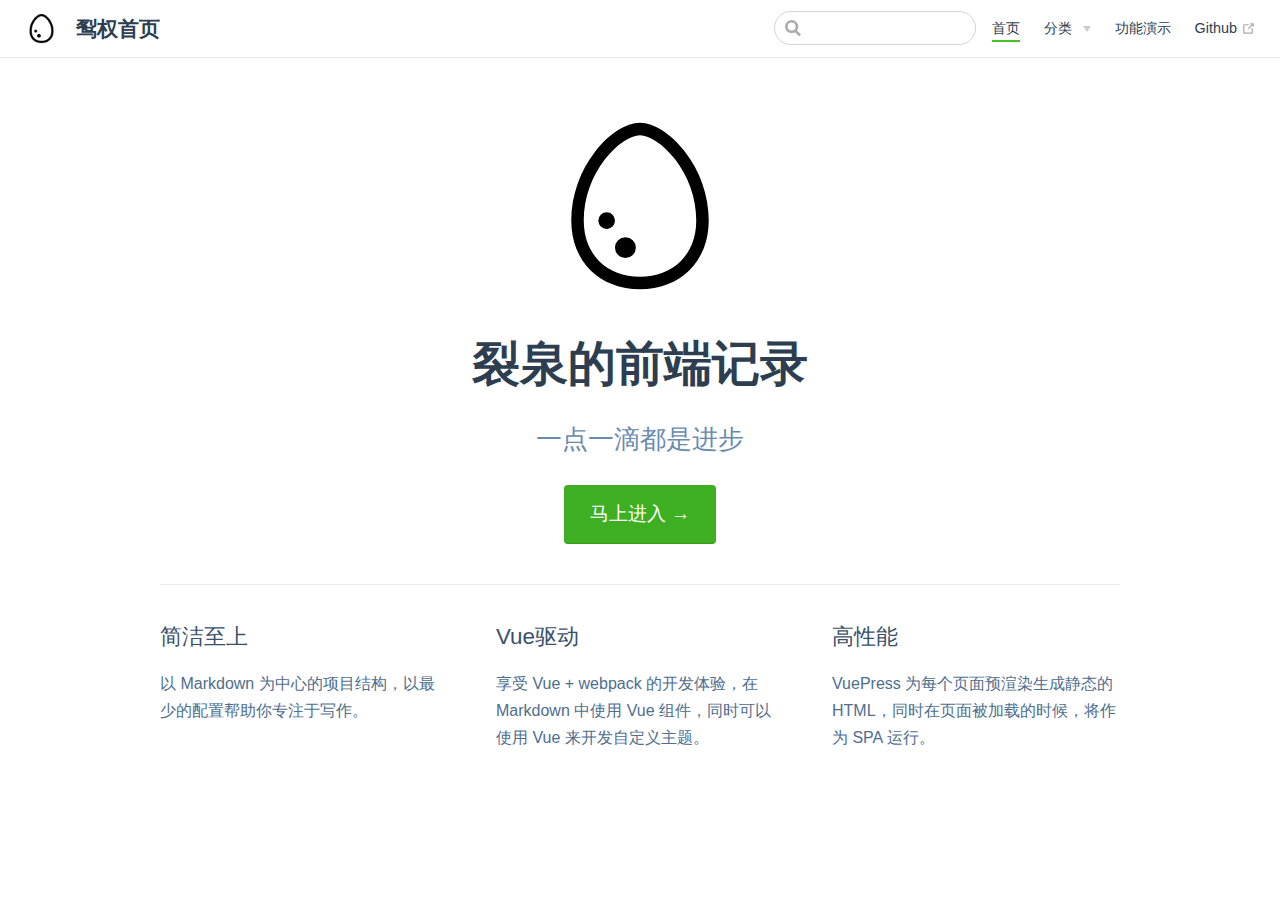
<file: index.html>
<!DOCTYPE html>
<html lang="en-US">
  <head>
    <meta charset="utf-8">
    <meta name="viewport" content="width=device-width,initial-scale=1">
    <title>䴕权首页</title>
    <meta name="description" content="䴕权的前端记录">
    <link rel="icon" href="/egg.png">
    
    <link rel="preload" href="/assets/css/0.styles.dd0c19d9.css" as="style"><link rel="preload" href="/assets/js/app.e4a793dc.js" as="script"><link rel="preload" href="/assets/js/2.f28633d7.js" as="script"><link rel="preload" href="/assets/js/5.93b96bdc.js" as="script"><link rel="prefetch" href="/assets/js/10.5625ad46.js"><link rel="prefetch" href="/assets/js/11.e07399c2.js"><link rel="prefetch" href="/assets/js/3.010411ef.js"><link rel="prefetch" href="/assets/js/4.9eed5240.js"><link rel="prefetch" href="/assets/js/6.1b89dfb3.js"><link rel="prefetch" href="/assets/js/7.51bad4e4.js"><link rel="prefetch" href="/assets/js/8.162f26fe.js"><link rel="prefetch" href="/assets/js/9.ee217317.js">
    <link rel="stylesheet" href="/assets/css/0.styles.dd0c19d9.css">
  </head>
  <body>
    <div id="app" data-server-rendered="true"><div class="theme-container no-sidebar"><header class="navbar"><div class="sidebar-button"><svg xmlns="http://www.w3.org/2000/svg" aria-hidden="true" role="img" viewBox="0 0 448 512" class="icon"><path fill="currentColor" d="M436 124H12c-6.627 0-12-5.373-12-12V80c0-6.627 5.373-12 12-12h424c6.627 0 12 5.373 12 12v32c0 6.627-5.373 12-12 12zm0 160H12c-6.627 0-12-5.373-12-12v-32c0-6.627 5.373-12 12-12h424c6.627 0 12 5.373 12 12v32c0 6.627-5.373 12-12 12zm0 160H12c-6.627 0-12-5.373-12-12v-32c0-6.627 5.373-12 12-12h424c6.627 0 12 5.373 12 12v32c0 6.627-5.373 12-12 12z"></path></svg></div> <a href="/" class="home-link router-link-exact-active router-link-active"><img src="/egg.png" alt="䴕权首页" class="logo"> <span class="site-name can-hide">䴕权首页</span></a> <div class="links"><div class="search-box"><input aria-label="Search" autocomplete="off" spellcheck="false" value=""> <!----></div> <nav class="nav-links can-hide"><div class="nav-item"><a href="/" class="nav-link router-link-exact-active router-link-active">首页</a></div><div class="nav-item"><div class="dropdown-wrapper"><button type="button" aria-label="分类" class="dropdown-title"><span class="title">分类</span> <span class="arrow right"></span></button> <ul class="nav-dropdown" style="display:none;"><li class="dropdown-item"><!----> <a href="/pages/folder1/test1.html" class="nav-link">文章</a></li><li class="dropdown-item"><!----> <a href="/pages/folder2/test4.html" class="nav-link">琐碎</a></li></ul></div></div><div class="nav-item"><a href="/pages/folder1/test3.html" class="nav-link">功能演示</a></div><div class="nav-item"><a href="https://github.com" target="_blank" rel="noopener noreferrer" class="nav-link external">
  Github
  <svg xmlns="http://www.w3.org/2000/svg" aria-hidden="true" x="0px" y="0px" viewBox="0 0 100 100" width="15" height="15" class="icon outbound"><path fill="currentColor" d="M18.8,85.1h56l0,0c2.2,0,4-1.8,4-4v-32h-8v28h-48v-48h28v-8h-32l0,0c-2.2,0-4,1.8-4,4v56C14.8,83.3,16.6,85.1,18.8,85.1z"></path> <polygon fill="currentColor" points="45.7,48.7 51.3,54.3 77.2,28.5 77.2,37.2 85.2,37.2 85.2,14.9 62.8,14.9 62.8,22.9 71.5,22.9"></polygon></svg></a></div> <!----></nav></div></header> <div class="sidebar-mask"></div> <aside class="sidebar"><nav class="nav-links"><div class="nav-item"><a href="/" class="nav-link router-link-exact-active router-link-active">首页</a></div><div class="nav-item"><div class="dropdown-wrapper"><button type="button" aria-label="分类" class="dropdown-title"><span class="title">分类</span> <span class="arrow right"></span></button> <ul class="nav-dropdown" style="display:none;"><li class="dropdown-item"><!----> <a href="/pages/folder1/test1.html" class="nav-link">文章</a></li><li class="dropdown-item"><!----> <a href="/pages/folder2/test4.html" class="nav-link">琐碎</a></li></ul></div></div><div class="nav-item"><a href="/pages/folder1/test3.html" class="nav-link">功能演示</a></div><div class="nav-item"><a href="https://github.com" target="_blank" rel="noopener noreferrer" class="nav-link external">
  Github
  <svg xmlns="http://www.w3.org/2000/svg" aria-hidden="true" x="0px" y="0px" viewBox="0 0 100 100" width="15" height="15" class="icon outbound"><path fill="currentColor" d="M18.8,85.1h56l0,0c2.2,0,4-1.8,4-4v-32h-8v28h-48v-48h28v-8h-32l0,0c-2.2,0-4,1.8-4,4v56C14.8,83.3,16.6,85.1,18.8,85.1z"></path> <polygon fill="currentColor" points="45.7,48.7 51.3,54.3 77.2,28.5 77.2,37.2 85.2,37.2 85.2,14.9 62.8,14.9 62.8,22.9 71.5,22.9"></polygon></svg></a></div> <!----></nav>  <!----> </aside> <main aria-labelledby="main-title" class="home"><header class="hero"><img src="/egg.png" alt="hero"> <h1 id="main-title">裂泉的前端记录</h1> <p class="description">
      一点一滴都是进步
    </p> <p class="action"><a href="/pages/folder1/test1.html" class="nav-link action-button">马上进入 →</a></p></header> <div class="features"><div class="feature"><h2>简洁至上</h2> <p>以 Markdown 为中心的项目结构，以最少的配置帮助你专注于写作。</p></div><div class="feature"><h2>Vue驱动</h2> <p>享受 Vue + webpack 的开发体验，在 Markdown 中使用 Vue 组件，同时可以使用 Vue 来开发自定义主题。</p></div><div class="feature"><h2>高性能</h2> <p>VuePress 为每个页面预渲染生成静态的 HTML，同时在页面被加载的时候，将作为 SPA 运行。</p></div></div> <div class="theme-default-content custom content__default"></div> <!----></main></div><div class="global-ui"></div></div>
    <script src="/assets/js/app.e4a793dc.js" defer></script><script src="/assets/js/2.f28633d7.js" defer></script><script src="/assets/js/5.93b96bdc.js" defer></script>
  </body>
</html>
</file>
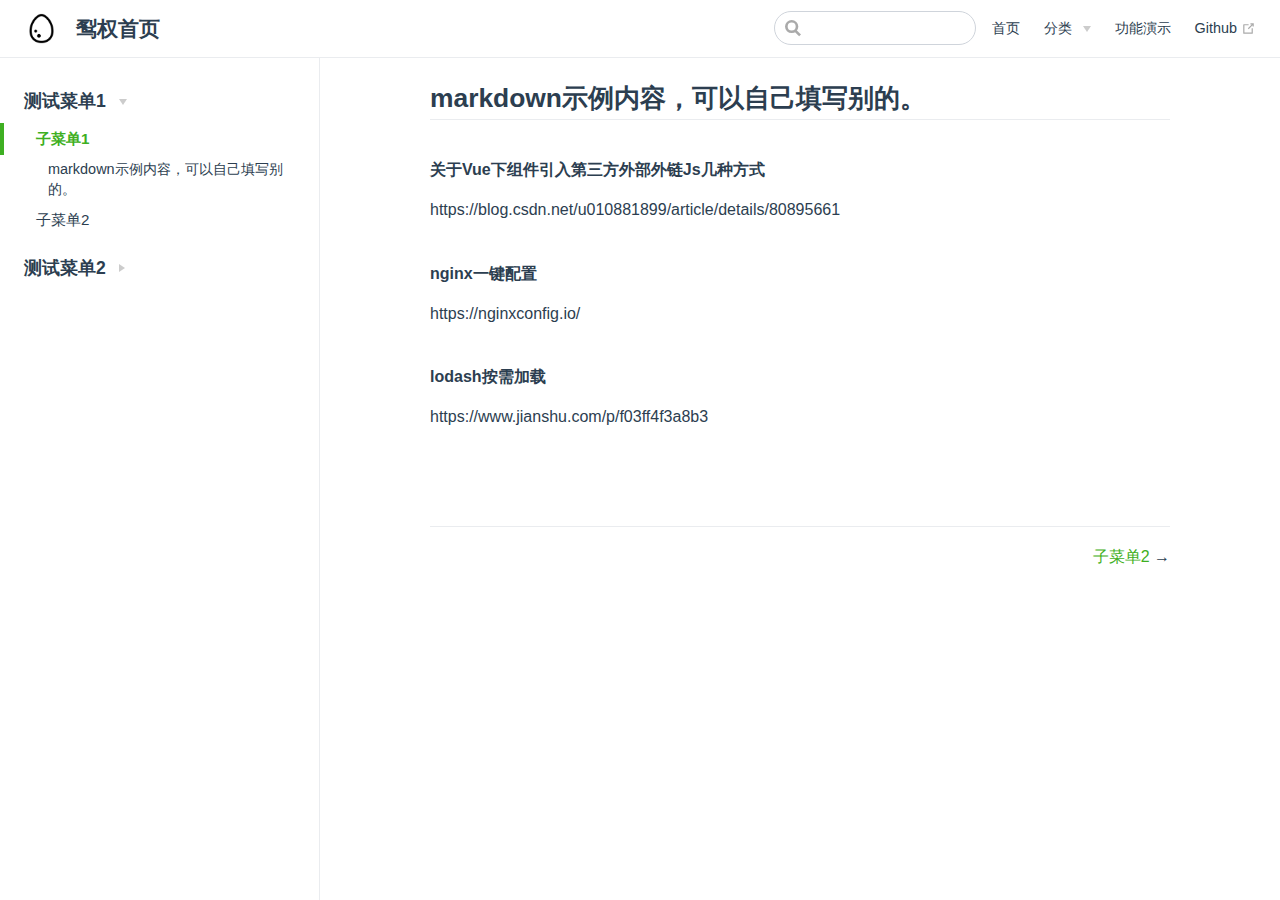
<file: pages/folder1/test1.html>
<!DOCTYPE html>
<html lang="en-US">
  <head>
    <meta charset="utf-8">
    <meta name="viewport" content="width=device-width,initial-scale=1">
    <title>markdown示例内容，可以自己填写别的。 | 䴕权首页</title>
    <meta name="description" content="䴕权的前端记录">
    <link rel="icon" href="/egg.png">
    
    <link rel="preload" href="/assets/css/0.styles.dd0c19d9.css" as="style"><link rel="preload" href="/assets/js/app.e4a793dc.js" as="script"><link rel="preload" href="/assets/js/2.f28633d7.js" as="script"><link rel="preload" href="/assets/js/6.1b89dfb3.js" as="script"><link rel="prefetch" href="/assets/js/10.5625ad46.js"><link rel="prefetch" href="/assets/js/11.e07399c2.js"><link rel="prefetch" href="/assets/js/3.010411ef.js"><link rel="prefetch" href="/assets/js/4.9eed5240.js"><link rel="prefetch" href="/assets/js/5.93b96bdc.js"><link rel="prefetch" href="/assets/js/7.51bad4e4.js"><link rel="prefetch" href="/assets/js/8.162f26fe.js"><link rel="prefetch" href="/assets/js/9.ee217317.js">
    <link rel="stylesheet" href="/assets/css/0.styles.dd0c19d9.css">
  </head>
  <body>
    <div id="app" data-server-rendered="true"><div class="theme-container"><header class="navbar"><div class="sidebar-button"><svg xmlns="http://www.w3.org/2000/svg" aria-hidden="true" role="img" viewBox="0 0 448 512" class="icon"><path fill="currentColor" d="M436 124H12c-6.627 0-12-5.373-12-12V80c0-6.627 5.373-12 12-12h424c6.627 0 12 5.373 12 12v32c0 6.627-5.373 12-12 12zm0 160H12c-6.627 0-12-5.373-12-12v-32c0-6.627 5.373-12 12-12h424c6.627 0 12 5.373 12 12v32c0 6.627-5.373 12-12 12zm0 160H12c-6.627 0-12-5.373-12-12v-32c0-6.627 5.373-12 12-12h424c6.627 0 12 5.373 12 12v32c0 6.627-5.373 12-12 12z"></path></svg></div> <a href="/" class="home-link router-link-active"><img src="/egg.png" alt="䴕权首页" class="logo"> <span class="site-name can-hide">䴕权首页</span></a> <div class="links"><div class="search-box"><input aria-label="Search" autocomplete="off" spellcheck="false" value=""> <!----></div> <nav class="nav-links can-hide"><div class="nav-item"><a href="/" class="nav-link">首页</a></div><div class="nav-item"><div class="dropdown-wrapper"><button type="button" aria-label="分类" class="dropdown-title"><span class="title">分类</span> <span class="arrow right"></span></button> <ul class="nav-dropdown" style="display:none;"><li class="dropdown-item"><!----> <a href="/pages/folder1/test1.html" class="nav-link router-link-exact-active router-link-active">文章</a></li><li class="dropdown-item"><!----> <a href="/pages/folder2/test4.html" class="nav-link">琐碎</a></li></ul></div></div><div class="nav-item"><a href="/pages/folder1/test3.html" class="nav-link">功能演示</a></div><div class="nav-item"><a href="https://github.com" target="_blank" rel="noopener noreferrer" class="nav-link external">
  Github
  <svg xmlns="http://www.w3.org/2000/svg" aria-hidden="true" x="0px" y="0px" viewBox="0 0 100 100" width="15" height="15" class="icon outbound"><path fill="currentColor" d="M18.8,85.1h56l0,0c2.2,0,4-1.8,4-4v-32h-8v28h-48v-48h28v-8h-32l0,0c-2.2,0-4,1.8-4,4v56C14.8,83.3,16.6,85.1,18.8,85.1z"></path> <polygon fill="currentColor" points="45.7,48.7 51.3,54.3 77.2,28.5 77.2,37.2 85.2,37.2 85.2,14.9 62.8,14.9 62.8,22.9 71.5,22.9"></polygon></svg></a></div> <!----></nav></div></header> <div class="sidebar-mask"></div> <aside class="sidebar"><nav class="nav-links"><div class="nav-item"><a href="/" class="nav-link">首页</a></div><div class="nav-item"><div class="dropdown-wrapper"><button type="button" aria-label="分类" class="dropdown-title"><span class="title">分类</span> <span class="arrow right"></span></button> <ul class="nav-dropdown" style="display:none;"><li class="dropdown-item"><!----> <a href="/pages/folder1/test1.html" class="nav-link router-link-exact-active router-link-active">文章</a></li><li class="dropdown-item"><!----> <a href="/pages/folder2/test4.html" class="nav-link">琐碎</a></li></ul></div></div><div class="nav-item"><a href="/pages/folder1/test3.html" class="nav-link">功能演示</a></div><div class="nav-item"><a href="https://github.com" target="_blank" rel="noopener noreferrer" class="nav-link external">
  Github
  <svg xmlns="http://www.w3.org/2000/svg" aria-hidden="true" x="0px" y="0px" viewBox="0 0 100 100" width="15" height="15" class="icon outbound"><path fill="currentColor" d="M18.8,85.1h56l0,0c2.2,0,4-1.8,4-4v-32h-8v28h-48v-48h28v-8h-32l0,0c-2.2,0-4,1.8-4,4v56C14.8,83.3,16.6,85.1,18.8,85.1z"></path> <polygon fill="currentColor" points="45.7,48.7 51.3,54.3 77.2,28.5 77.2,37.2 85.2,37.2 85.2,14.9 62.8,14.9 62.8,22.9 71.5,22.9"></polygon></svg></a></div> <!----></nav>  <ul class="sidebar-links"><li><section class="sidebar-group collapsable depth-0"><p class="sidebar-heading open"><span>测试菜单1</span> <span class="arrow down"></span></p> <ul class="sidebar-links sidebar-group-items"><li><a href="/pages/folder1/test1.html" class="active sidebar-link">子菜单1</a><ul class="sidebar-sub-headers"><li class="sidebar-sub-header"><a href="/pages/folder1/test1.html#markdown示例内容，可以自己填写别的。" class="sidebar-link">markdown示例内容，可以自己填写别的。</a></li></ul></li><li><a href="/pages/folder1/test2.html" class="sidebar-link">子菜单2</a></li></ul></section></li><li><section class="sidebar-group collapsable depth-0"><p class="sidebar-heading"><span>测试菜单2</span> <span class="arrow right"></span></p> <!----></section></li></ul> </aside> <main class="page"> <div class="theme-default-content content__default"><h2 id="markdown示例内容，可以自己填写别的。"><a href="#markdown示例内容，可以自己填写别的。" class="header-anchor">#</a> markdown示例内容，可以自己填写别的。</h2> <h4 id="关于vue下组件引入第三方外部外链js几种方式"><a href="#关于vue下组件引入第三方外部外链js几种方式" class="header-anchor">#</a> 关于Vue下组件引入第三方外部外链Js几种方式</h4> <p>https://blog.csdn.net/u010881899/article/details/80895661</p> <h4 id="nginx一键配置"><a href="#nginx一键配置" class="header-anchor">#</a> nginx一键配置</h4> <p>https://nginxconfig.io/</p> <h4 id="lodash按需加载"><a href="#lodash按需加载" class="header-anchor">#</a> lodash按需加载</h4> <p>https://www.jianshu.com/p/f03ff4f3a8b3</p></div> <footer class="page-edit"><!----> <!----></footer> <div class="page-nav"><p class="inner"><!----> <span class="next"><a href="/pages/folder1/test2.html">子菜单2</a>
      →
    </span></p></div> </main></div><div class="global-ui"></div></div>
    <script src="/assets/js/app.e4a793dc.js" defer></script><script src="/assets/js/2.f28633d7.js" defer></script><script src="/assets/js/6.1b89dfb3.js" defer></script>
  </body>
</html>
</file>
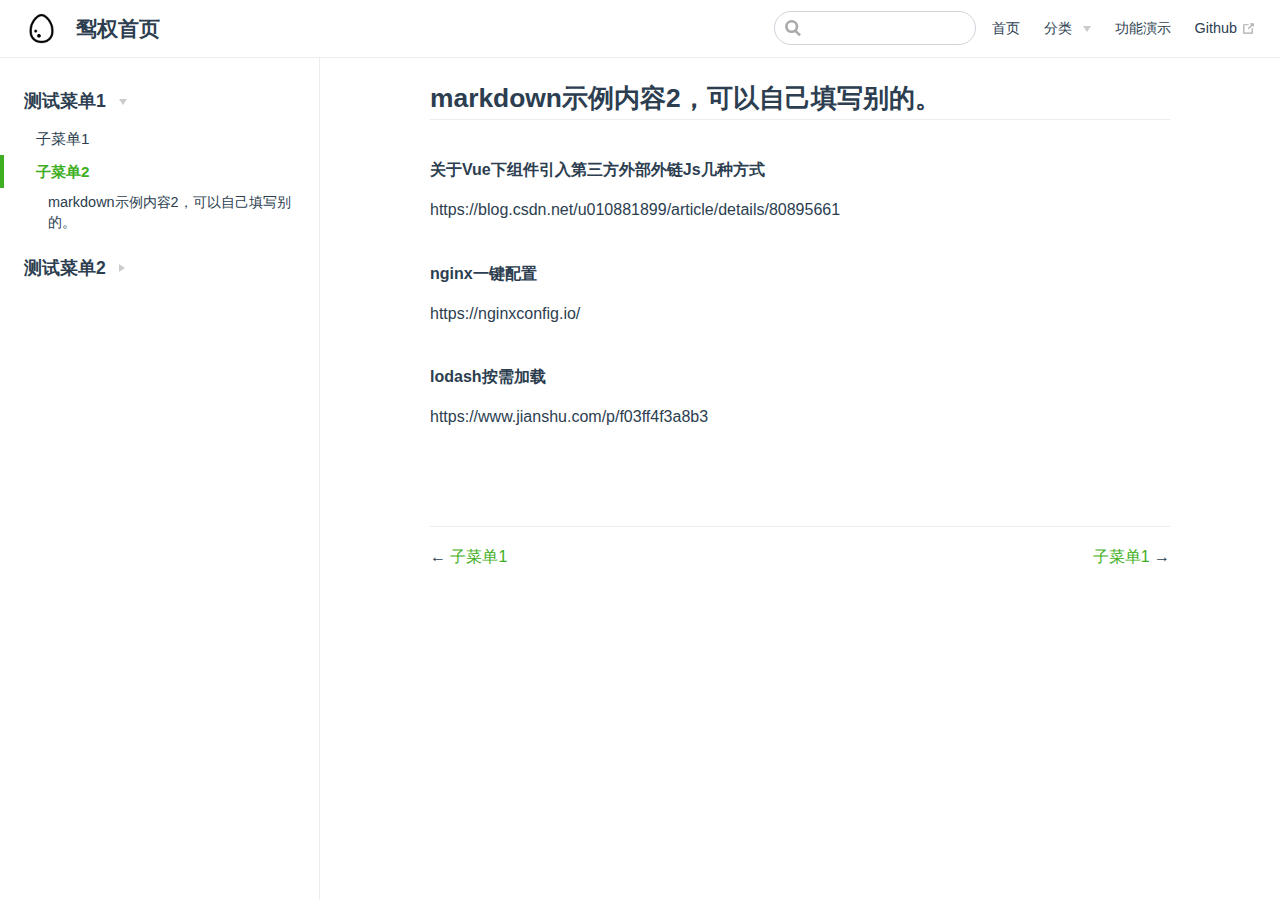
<file: pages/folder1/test2.html>
<!DOCTYPE html>
<html lang="en-US">
  <head>
    <meta charset="utf-8">
    <meta name="viewport" content="width=device-width,initial-scale=1">
    <title>markdown示例内容2，可以自己填写别的。 | 䴕权首页</title>
    <meta name="description" content="䴕权的前端记录">
    <link rel="icon" href="/egg.png">
    
    <link rel="preload" href="/assets/css/0.styles.dd0c19d9.css" as="style"><link rel="preload" href="/assets/js/app.e4a793dc.js" as="script"><link rel="preload" href="/assets/js/2.f28633d7.js" as="script"><link rel="preload" href="/assets/js/7.51bad4e4.js" as="script"><link rel="prefetch" href="/assets/js/10.5625ad46.js"><link rel="prefetch" href="/assets/js/11.e07399c2.js"><link rel="prefetch" href="/assets/js/3.010411ef.js"><link rel="prefetch" href="/assets/js/4.9eed5240.js"><link rel="prefetch" href="/assets/js/5.93b96bdc.js"><link rel="prefetch" href="/assets/js/6.1b89dfb3.js"><link rel="prefetch" href="/assets/js/8.162f26fe.js"><link rel="prefetch" href="/assets/js/9.ee217317.js">
    <link rel="stylesheet" href="/assets/css/0.styles.dd0c19d9.css">
  </head>
  <body>
    <div id="app" data-server-rendered="true"><div class="theme-container"><header class="navbar"><div class="sidebar-button"><svg xmlns="http://www.w3.org/2000/svg" aria-hidden="true" role="img" viewBox="0 0 448 512" class="icon"><path fill="currentColor" d="M436 124H12c-6.627 0-12-5.373-12-12V80c0-6.627 5.373-12 12-12h424c6.627 0 12 5.373 12 12v32c0 6.627-5.373 12-12 12zm0 160H12c-6.627 0-12-5.373-12-12v-32c0-6.627 5.373-12 12-12h424c6.627 0 12 5.373 12 12v32c0 6.627-5.373 12-12 12zm0 160H12c-6.627 0-12-5.373-12-12v-32c0-6.627 5.373-12 12-12h424c6.627 0 12 5.373 12 12v32c0 6.627-5.373 12-12 12z"></path></svg></div> <a href="/" class="home-link router-link-active"><img src="/egg.png" alt="䴕权首页" class="logo"> <span class="site-name can-hide">䴕权首页</span></a> <div class="links"><div class="search-box"><input aria-label="Search" autocomplete="off" spellcheck="false" value=""> <!----></div> <nav class="nav-links can-hide"><div class="nav-item"><a href="/" class="nav-link">首页</a></div><div class="nav-item"><div class="dropdown-wrapper"><button type="button" aria-label="分类" class="dropdown-title"><span class="title">分类</span> <span class="arrow right"></span></button> <ul class="nav-dropdown" style="display:none;"><li class="dropdown-item"><!----> <a href="/pages/folder1/test1.html" class="nav-link">文章</a></li><li class="dropdown-item"><!----> <a href="/pages/folder2/test4.html" class="nav-link">琐碎</a></li></ul></div></div><div class="nav-item"><a href="/pages/folder1/test3.html" class="nav-link">功能演示</a></div><div class="nav-item"><a href="https://github.com" target="_blank" rel="noopener noreferrer" class="nav-link external">
  Github
  <svg xmlns="http://www.w3.org/2000/svg" aria-hidden="true" x="0px" y="0px" viewBox="0 0 100 100" width="15" height="15" class="icon outbound"><path fill="currentColor" d="M18.8,85.1h56l0,0c2.2,0,4-1.8,4-4v-32h-8v28h-48v-48h28v-8h-32l0,0c-2.2,0-4,1.8-4,4v56C14.8,83.3,16.6,85.1,18.8,85.1z"></path> <polygon fill="currentColor" points="45.7,48.7 51.3,54.3 77.2,28.5 77.2,37.2 85.2,37.2 85.2,14.9 62.8,14.9 62.8,22.9 71.5,22.9"></polygon></svg></a></div> <!----></nav></div></header> <div class="sidebar-mask"></div> <aside class="sidebar"><nav class="nav-links"><div class="nav-item"><a href="/" class="nav-link">首页</a></div><div class="nav-item"><div class="dropdown-wrapper"><button type="button" aria-label="分类" class="dropdown-title"><span class="title">分类</span> <span class="arrow right"></span></button> <ul class="nav-dropdown" style="display:none;"><li class="dropdown-item"><!----> <a href="/pages/folder1/test1.html" class="nav-link">文章</a></li><li class="dropdown-item"><!----> <a href="/pages/folder2/test4.html" class="nav-link">琐碎</a></li></ul></div></div><div class="nav-item"><a href="/pages/folder1/test3.html" class="nav-link">功能演示</a></div><div class="nav-item"><a href="https://github.com" target="_blank" rel="noopener noreferrer" class="nav-link external">
  Github
  <svg xmlns="http://www.w3.org/2000/svg" aria-hidden="true" x="0px" y="0px" viewBox="0 0 100 100" width="15" height="15" class="icon outbound"><path fill="currentColor" d="M18.8,85.1h56l0,0c2.2,0,4-1.8,4-4v-32h-8v28h-48v-48h28v-8h-32l0,0c-2.2,0-4,1.8-4,4v56C14.8,83.3,16.6,85.1,18.8,85.1z"></path> <polygon fill="currentColor" points="45.7,48.7 51.3,54.3 77.2,28.5 77.2,37.2 85.2,37.2 85.2,14.9 62.8,14.9 62.8,22.9 71.5,22.9"></polygon></svg></a></div> <!----></nav>  <ul class="sidebar-links"><li><section class="sidebar-group collapsable depth-0"><p class="sidebar-heading open"><span>测试菜单1</span> <span class="arrow down"></span></p> <ul class="sidebar-links sidebar-group-items"><li><a href="/pages/folder1/test1.html" class="sidebar-link">子菜单1</a></li><li><a href="/pages/folder1/test2.html" class="active sidebar-link">子菜单2</a><ul class="sidebar-sub-headers"><li class="sidebar-sub-header"><a href="/pages/folder1/test2.html#markdown示例内容2，可以自己填写别的。" class="sidebar-link">markdown示例内容2，可以自己填写别的。</a></li></ul></li></ul></section></li><li><section class="sidebar-group collapsable depth-0"><p class="sidebar-heading"><span>测试菜单2</span> <span class="arrow right"></span></p> <!----></section></li></ul> </aside> <main class="page"> <div class="theme-default-content content__default"><h2 id="markdown示例内容2，可以自己填写别的。"><a href="#markdown示例内容2，可以自己填写别的。" class="header-anchor">#</a> markdown示例内容2，可以自己填写别的。</h2> <h4 id="关于vue下组件引入第三方外部外链js几种方式"><a href="#关于vue下组件引入第三方外部外链js几种方式" class="header-anchor">#</a> 关于Vue下组件引入第三方外部外链Js几种方式</h4> <p>https://blog.csdn.net/u010881899/article/details/80895661</p> <h4 id="nginx一键配置"><a href="#nginx一键配置" class="header-anchor">#</a> nginx一键配置</h4> <p>https://nginxconfig.io/</p> <h4 id="lodash按需加载"><a href="#lodash按需加载" class="header-anchor">#</a> lodash按需加载</h4> <p>https://www.jianshu.com/p/f03ff4f3a8b3</p></div> <footer class="page-edit"><!----> <!----></footer> <div class="page-nav"><p class="inner"><span class="prev">
      ←
      <a href="/pages/folder1/test1.html" class="prev">子菜单1</a></span> <span class="next"><a href="/pages/folder1/test3.html">子菜单1</a>
      →
    </span></p></div> </main></div><div class="global-ui"></div></div>
    <script src="/assets/js/app.e4a793dc.js" defer></script><script src="/assets/js/2.f28633d7.js" defer></script><script src="/assets/js/7.51bad4e4.js" defer></script>
  </body>
</html>
</file>
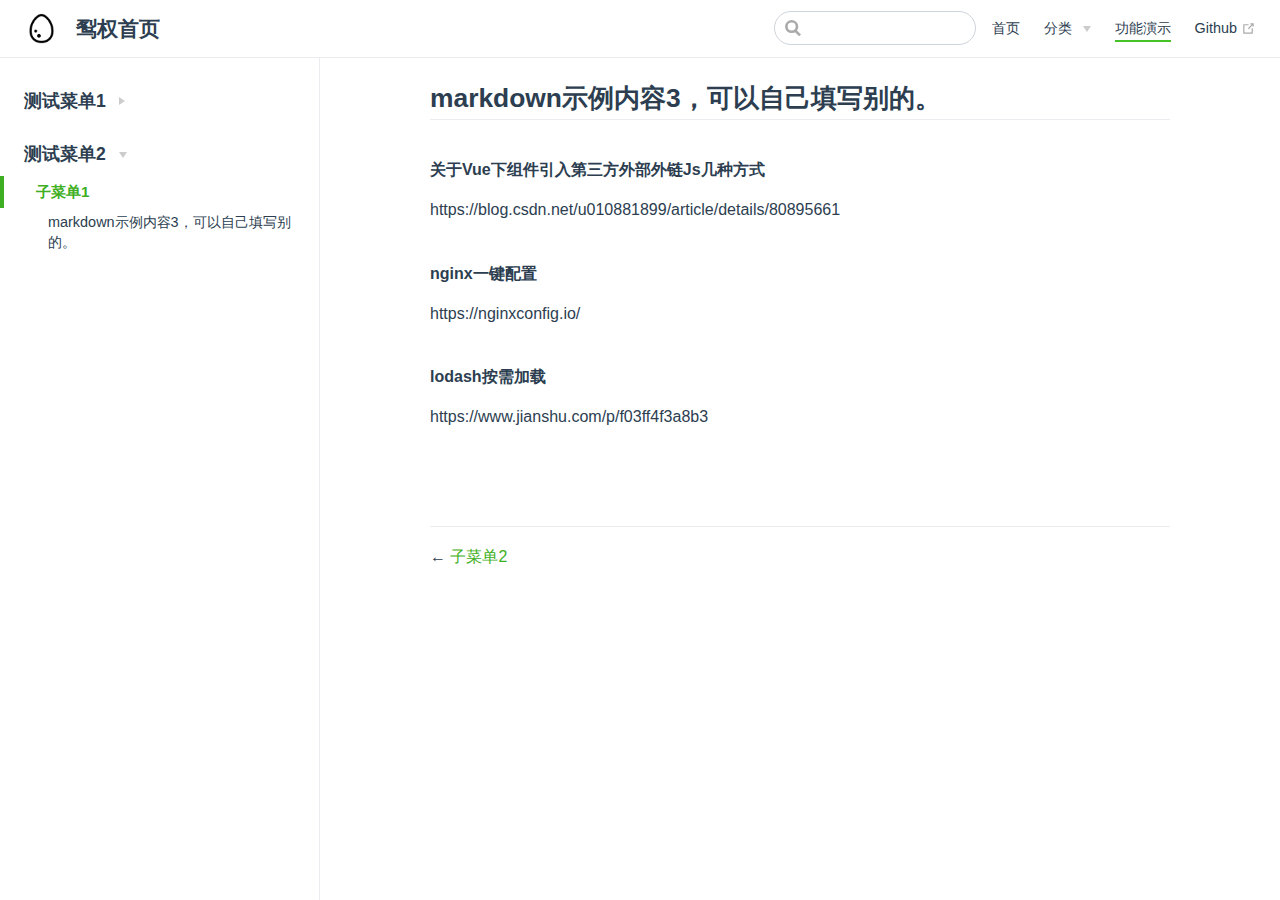
<file: pages/folder1/test3.html>
<!DOCTYPE html>
<html lang="en-US">
  <head>
    <meta charset="utf-8">
    <meta name="viewport" content="width=device-width,initial-scale=1">
    <title>markdown示例内容3，可以自己填写别的。 | 䴕权首页</title>
    <meta name="description" content="䴕权的前端记录">
    <link rel="icon" href="/egg.png">
    
    <link rel="preload" href="/assets/css/0.styles.dd0c19d9.css" as="style"><link rel="preload" href="/assets/js/app.e4a793dc.js" as="script"><link rel="preload" href="/assets/js/2.f28633d7.js" as="script"><link rel="preload" href="/assets/js/8.162f26fe.js" as="script"><link rel="prefetch" href="/assets/js/10.5625ad46.js"><link rel="prefetch" href="/assets/js/11.e07399c2.js"><link rel="prefetch" href="/assets/js/3.010411ef.js"><link rel="prefetch" href="/assets/js/4.9eed5240.js"><link rel="prefetch" href="/assets/js/5.93b96bdc.js"><link rel="prefetch" href="/assets/js/6.1b89dfb3.js"><link rel="prefetch" href="/assets/js/7.51bad4e4.js"><link rel="prefetch" href="/assets/js/9.ee217317.js">
    <link rel="stylesheet" href="/assets/css/0.styles.dd0c19d9.css">
  </head>
  <body>
    <div id="app" data-server-rendered="true"><div class="theme-container"><header class="navbar"><div class="sidebar-button"><svg xmlns="http://www.w3.org/2000/svg" aria-hidden="true" role="img" viewBox="0 0 448 512" class="icon"><path fill="currentColor" d="M436 124H12c-6.627 0-12-5.373-12-12V80c0-6.627 5.373-12 12-12h424c6.627 0 12 5.373 12 12v32c0 6.627-5.373 12-12 12zm0 160H12c-6.627 0-12-5.373-12-12v-32c0-6.627 5.373-12 12-12h424c6.627 0 12 5.373 12 12v32c0 6.627-5.373 12-12 12zm0 160H12c-6.627 0-12-5.373-12-12v-32c0-6.627 5.373-12 12-12h424c6.627 0 12 5.373 12 12v32c0 6.627-5.373 12-12 12z"></path></svg></div> <a href="/" class="home-link router-link-active"><img src="/egg.png" alt="䴕权首页" class="logo"> <span class="site-name can-hide">䴕权首页</span></a> <div class="links"><div class="search-box"><input aria-label="Search" autocomplete="off" spellcheck="false" value=""> <!----></div> <nav class="nav-links can-hide"><div class="nav-item"><a href="/" class="nav-link">首页</a></div><div class="nav-item"><div class="dropdown-wrapper"><button type="button" aria-label="分类" class="dropdown-title"><span class="title">分类</span> <span class="arrow right"></span></button> <ul class="nav-dropdown" style="display:none;"><li class="dropdown-item"><!----> <a href="/pages/folder1/test1.html" class="nav-link">文章</a></li><li class="dropdown-item"><!----> <a href="/pages/folder2/test4.html" class="nav-link">琐碎</a></li></ul></div></div><div class="nav-item"><a href="/pages/folder1/test3.html" class="nav-link router-link-exact-active router-link-active">功能演示</a></div><div class="nav-item"><a href="https://github.com" target="_blank" rel="noopener noreferrer" class="nav-link external">
  Github
  <svg xmlns="http://www.w3.org/2000/svg" aria-hidden="true" x="0px" y="0px" viewBox="0 0 100 100" width="15" height="15" class="icon outbound"><path fill="currentColor" d="M18.8,85.1h56l0,0c2.2,0,4-1.8,4-4v-32h-8v28h-48v-48h28v-8h-32l0,0c-2.2,0-4,1.8-4,4v56C14.8,83.3,16.6,85.1,18.8,85.1z"></path> <polygon fill="currentColor" points="45.7,48.7 51.3,54.3 77.2,28.5 77.2,37.2 85.2,37.2 85.2,14.9 62.8,14.9 62.8,22.9 71.5,22.9"></polygon></svg></a></div> <!----></nav></div></header> <div class="sidebar-mask"></div> <aside class="sidebar"><nav class="nav-links"><div class="nav-item"><a href="/" class="nav-link">首页</a></div><div class="nav-item"><div class="dropdown-wrapper"><button type="button" aria-label="分类" class="dropdown-title"><span class="title">分类</span> <span class="arrow right"></span></button> <ul class="nav-dropdown" style="display:none;"><li class="dropdown-item"><!----> <a href="/pages/folder1/test1.html" class="nav-link">文章</a></li><li class="dropdown-item"><!----> <a href="/pages/folder2/test4.html" class="nav-link">琐碎</a></li></ul></div></div><div class="nav-item"><a href="/pages/folder1/test3.html" class="nav-link router-link-exact-active router-link-active">功能演示</a></div><div class="nav-item"><a href="https://github.com" target="_blank" rel="noopener noreferrer" class="nav-link external">
  Github
  <svg xmlns="http://www.w3.org/2000/svg" aria-hidden="true" x="0px" y="0px" viewBox="0 0 100 100" width="15" height="15" class="icon outbound"><path fill="currentColor" d="M18.8,85.1h56l0,0c2.2,0,4-1.8,4-4v-32h-8v28h-48v-48h28v-8h-32l0,0c-2.2,0-4,1.8-4,4v56C14.8,83.3,16.6,85.1,18.8,85.1z"></path> <polygon fill="currentColor" points="45.7,48.7 51.3,54.3 77.2,28.5 77.2,37.2 85.2,37.2 85.2,14.9 62.8,14.9 62.8,22.9 71.5,22.9"></polygon></svg></a></div> <!----></nav>  <ul class="sidebar-links"><li><section class="sidebar-group collapsable depth-0"><p class="sidebar-heading"><span>测试菜单1</span> <span class="arrow right"></span></p> <!----></section></li><li><section class="sidebar-group collapsable depth-0"><p class="sidebar-heading open"><span>测试菜单2</span> <span class="arrow down"></span></p> <ul class="sidebar-links sidebar-group-items"><li><a href="/pages/folder1/test3.html" class="active sidebar-link">子菜单1</a><ul class="sidebar-sub-headers"><li class="sidebar-sub-header"><a href="/pages/folder1/test3.html#markdown示例内容3，可以自己填写别的。" class="sidebar-link">markdown示例内容3，可以自己填写别的。</a></li></ul></li></ul></section></li></ul> </aside> <main class="page"> <div class="theme-default-content content__default"><h2 id="markdown示例内容3，可以自己填写别的。"><a href="#markdown示例内容3，可以自己填写别的。" class="header-anchor">#</a> markdown示例内容3，可以自己填写别的。</h2> <h4 id="关于vue下组件引入第三方外部外链js几种方式"><a href="#关于vue下组件引入第三方外部外链js几种方式" class="header-anchor">#</a> 关于Vue下组件引入第三方外部外链Js几种方式</h4> <p>https://blog.csdn.net/u010881899/article/details/80895661</p> <h4 id="nginx一键配置"><a href="#nginx一键配置" class="header-anchor">#</a> nginx一键配置</h4> <p>https://nginxconfig.io/</p> <h4 id="lodash按需加载"><a href="#lodash按需加载" class="header-anchor">#</a> lodash按需加载</h4> <p>https://www.jianshu.com/p/f03ff4f3a8b3</p></div> <footer class="page-edit"><!----> <!----></footer> <div class="page-nav"><p class="inner"><span class="prev">
      ←
      <a href="/pages/folder1/test2.html" class="prev">子菜单2</a></span> <!----></p></div> </main></div><div class="global-ui"></div></div>
    <script src="/assets/js/app.e4a793dc.js" defer></script><script src="/assets/js/2.f28633d7.js" defer></script><script src="/assets/js/8.162f26fe.js" defer></script>
  </body>
</html>
</file>
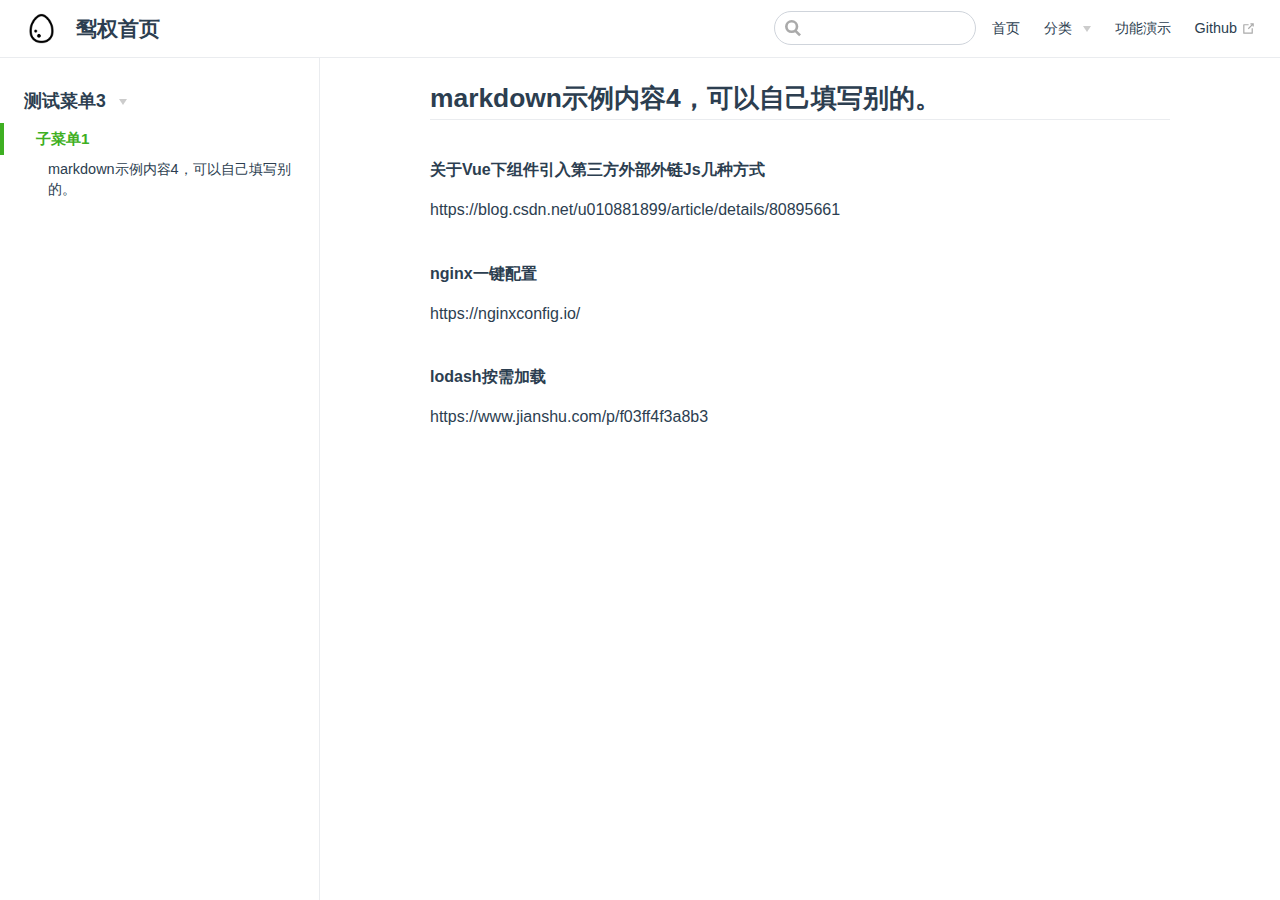
<file: pages/folder2/test4.html>
<!DOCTYPE html>
<html lang="en-US">
  <head>
    <meta charset="utf-8">
    <meta name="viewport" content="width=device-width,initial-scale=1">
    <title>markdown示例内容4，可以自己填写别的。 | 䴕权首页</title>
    <meta name="description" content="䴕权的前端记录">
    <link rel="icon" href="/egg.png">
    
    <link rel="preload" href="/assets/css/0.styles.dd0c19d9.css" as="style"><link rel="preload" href="/assets/js/app.e4a793dc.js" as="script"><link rel="preload" href="/assets/js/2.f28633d7.js" as="script"><link rel="preload" href="/assets/js/9.ee217317.js" as="script"><link rel="prefetch" href="/assets/js/10.5625ad46.js"><link rel="prefetch" href="/assets/js/11.e07399c2.js"><link rel="prefetch" href="/assets/js/3.010411ef.js"><link rel="prefetch" href="/assets/js/4.9eed5240.js"><link rel="prefetch" href="/assets/js/5.93b96bdc.js"><link rel="prefetch" href="/assets/js/6.1b89dfb3.js"><link rel="prefetch" href="/assets/js/7.51bad4e4.js"><link rel="prefetch" href="/assets/js/8.162f26fe.js">
    <link rel="stylesheet" href="/assets/css/0.styles.dd0c19d9.css">
  </head>
  <body>
    <div id="app" data-server-rendered="true"><div class="theme-container"><header class="navbar"><div class="sidebar-button"><svg xmlns="http://www.w3.org/2000/svg" aria-hidden="true" role="img" viewBox="0 0 448 512" class="icon"><path fill="currentColor" d="M436 124H12c-6.627 0-12-5.373-12-12V80c0-6.627 5.373-12 12-12h424c6.627 0 12 5.373 12 12v32c0 6.627-5.373 12-12 12zm0 160H12c-6.627 0-12-5.373-12-12v-32c0-6.627 5.373-12 12-12h424c6.627 0 12 5.373 12 12v32c0 6.627-5.373 12-12 12zm0 160H12c-6.627 0-12-5.373-12-12v-32c0-6.627 5.373-12 12-12h424c6.627 0 12 5.373 12 12v32c0 6.627-5.373 12-12 12z"></path></svg></div> <a href="/" class="home-link router-link-active"><img src="/egg.png" alt="䴕权首页" class="logo"> <span class="site-name can-hide">䴕权首页</span></a> <div class="links"><div class="search-box"><input aria-label="Search" autocomplete="off" spellcheck="false" value=""> <!----></div> <nav class="nav-links can-hide"><div class="nav-item"><a href="/" class="nav-link">首页</a></div><div class="nav-item"><div class="dropdown-wrapper"><button type="button" aria-label="分类" class="dropdown-title"><span class="title">分类</span> <span class="arrow right"></span></button> <ul class="nav-dropdown" style="display:none;"><li class="dropdown-item"><!----> <a href="/pages/folder1/test1.html" class="nav-link">文章</a></li><li class="dropdown-item"><!----> <a href="/pages/folder2/test4.html" class="nav-link router-link-exact-active router-link-active">琐碎</a></li></ul></div></div><div class="nav-item"><a href="/pages/folder1/test3.html" class="nav-link">功能演示</a></div><div class="nav-item"><a href="https://github.com" target="_blank" rel="noopener noreferrer" class="nav-link external">
  Github
  <svg xmlns="http://www.w3.org/2000/svg" aria-hidden="true" x="0px" y="0px" viewBox="0 0 100 100" width="15" height="15" class="icon outbound"><path fill="currentColor" d="M18.8,85.1h56l0,0c2.2,0,4-1.8,4-4v-32h-8v28h-48v-48h28v-8h-32l0,0c-2.2,0-4,1.8-4,4v56C14.8,83.3,16.6,85.1,18.8,85.1z"></path> <polygon fill="currentColor" points="45.7,48.7 51.3,54.3 77.2,28.5 77.2,37.2 85.2,37.2 85.2,14.9 62.8,14.9 62.8,22.9 71.5,22.9"></polygon></svg></a></div> <!----></nav></div></header> <div class="sidebar-mask"></div> <aside class="sidebar"><nav class="nav-links"><div class="nav-item"><a href="/" class="nav-link">首页</a></div><div class="nav-item"><div class="dropdown-wrapper"><button type="button" aria-label="分类" class="dropdown-title"><span class="title">分类</span> <span class="arrow right"></span></button> <ul class="nav-dropdown" style="display:none;"><li class="dropdown-item"><!----> <a href="/pages/folder1/test1.html" class="nav-link">文章</a></li><li class="dropdown-item"><!----> <a href="/pages/folder2/test4.html" class="nav-link router-link-exact-active router-link-active">琐碎</a></li></ul></div></div><div class="nav-item"><a href="/pages/folder1/test3.html" class="nav-link">功能演示</a></div><div class="nav-item"><a href="https://github.com" target="_blank" rel="noopener noreferrer" class="nav-link external">
  Github
  <svg xmlns="http://www.w3.org/2000/svg" aria-hidden="true" x="0px" y="0px" viewBox="0 0 100 100" width="15" height="15" class="icon outbound"><path fill="currentColor" d="M18.8,85.1h56l0,0c2.2,0,4-1.8,4-4v-32h-8v28h-48v-48h28v-8h-32l0,0c-2.2,0-4,1.8-4,4v56C14.8,83.3,16.6,85.1,18.8,85.1z"></path> <polygon fill="currentColor" points="45.7,48.7 51.3,54.3 77.2,28.5 77.2,37.2 85.2,37.2 85.2,14.9 62.8,14.9 62.8,22.9 71.5,22.9"></polygon></svg></a></div> <!----></nav>  <ul class="sidebar-links"><li><section class="sidebar-group collapsable depth-0"><p class="sidebar-heading open"><span>测试菜单3</span> <span class="arrow down"></span></p> <ul class="sidebar-links sidebar-group-items"><li><a href="/pages/folder2/test4.html" class="active sidebar-link">子菜单1</a><ul class="sidebar-sub-headers"><li class="sidebar-sub-header"><a href="/pages/folder2/test4.html#markdown示例内容4，可以自己填写别的。" class="sidebar-link">markdown示例内容4，可以自己填写别的。</a></li></ul></li></ul></section></li></ul> </aside> <main class="page"> <div class="theme-default-content content__default"><h2 id="markdown示例内容4，可以自己填写别的。"><a href="#markdown示例内容4，可以自己填写别的。" class="header-anchor">#</a> markdown示例内容4，可以自己填写别的。</h2> <h4 id="关于vue下组件引入第三方外部外链js几种方式"><a href="#关于vue下组件引入第三方外部外链js几种方式" class="header-anchor">#</a> 关于Vue下组件引入第三方外部外链Js几种方式</h4> <p>https://blog.csdn.net/u010881899/article/details/80895661</p> <h4 id="nginx一键配置"><a href="#nginx一键配置" class="header-anchor">#</a> nginx一键配置</h4> <p>https://nginxconfig.io/</p> <h4 id="lodash按需加载"><a href="#lodash按需加载" class="header-anchor">#</a> lodash按需加载</h4> <p>https://www.jianshu.com/p/f03ff4f3a8b3</p></div> <footer class="page-edit"><!----> <!----></footer> <!----> </main></div><div class="global-ui"></div></div>
    <script src="/assets/js/app.e4a793dc.js" defer></script><script src="/assets/js/2.f28633d7.js" defer></script><script src="/assets/js/9.ee217317.js" defer></script>
  </body>
</html>
</file>
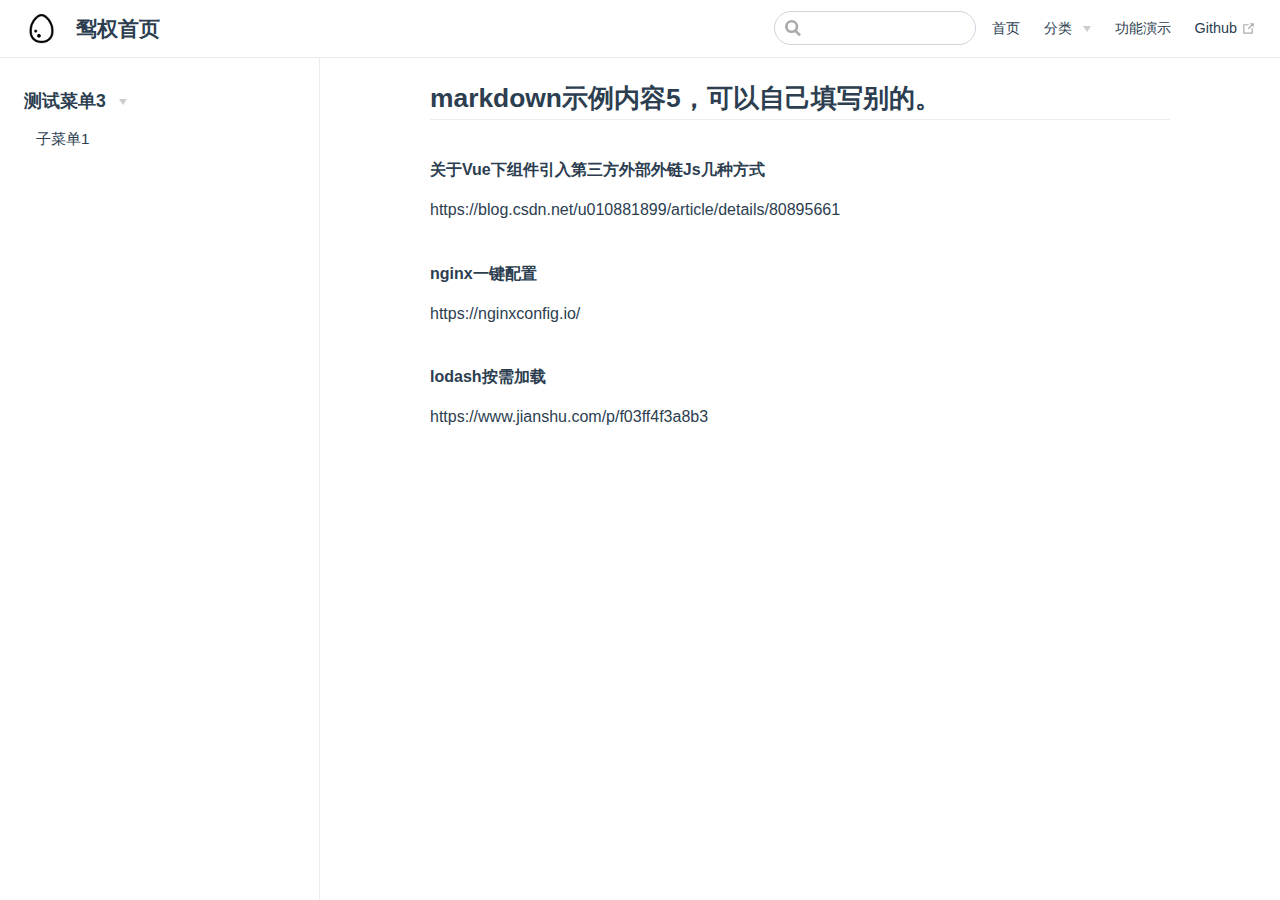
<file: pages/folder2/test5.html>
<!DOCTYPE html>
<html lang="en-US">
  <head>
    <meta charset="utf-8">
    <meta name="viewport" content="width=device-width,initial-scale=1">
    <title>markdown示例内容5，可以自己填写别的。 | 䴕权首页</title>
    <meta name="description" content="䴕权的前端记录">
    <link rel="icon" href="/egg.png">
    
    <link rel="preload" href="/assets/css/0.styles.dd0c19d9.css" as="style"><link rel="preload" href="/assets/js/app.e4a793dc.js" as="script"><link rel="preload" href="/assets/js/2.f28633d7.js" as="script"><link rel="preload" href="/assets/js/10.5625ad46.js" as="script"><link rel="prefetch" href="/assets/js/11.e07399c2.js"><link rel="prefetch" href="/assets/js/3.010411ef.js"><link rel="prefetch" href="/assets/js/4.9eed5240.js"><link rel="prefetch" href="/assets/js/5.93b96bdc.js"><link rel="prefetch" href="/assets/js/6.1b89dfb3.js"><link rel="prefetch" href="/assets/js/7.51bad4e4.js"><link rel="prefetch" href="/assets/js/8.162f26fe.js"><link rel="prefetch" href="/assets/js/9.ee217317.js">
    <link rel="stylesheet" href="/assets/css/0.styles.dd0c19d9.css">
  </head>
  <body>
    <div id="app" data-server-rendered="true"><div class="theme-container"><header class="navbar"><div class="sidebar-button"><svg xmlns="http://www.w3.org/2000/svg" aria-hidden="true" role="img" viewBox="0 0 448 512" class="icon"><path fill="currentColor" d="M436 124H12c-6.627 0-12-5.373-12-12V80c0-6.627 5.373-12 12-12h424c6.627 0 12 5.373 12 12v32c0 6.627-5.373 12-12 12zm0 160H12c-6.627 0-12-5.373-12-12v-32c0-6.627 5.373-12 12-12h424c6.627 0 12 5.373 12 12v32c0 6.627-5.373 12-12 12zm0 160H12c-6.627 0-12-5.373-12-12v-32c0-6.627 5.373-12 12-12h424c6.627 0 12 5.373 12 12v32c0 6.627-5.373 12-12 12z"></path></svg></div> <a href="/" class="home-link router-link-active"><img src="/egg.png" alt="䴕权首页" class="logo"> <span class="site-name can-hide">䴕权首页</span></a> <div class="links"><div class="search-box"><input aria-label="Search" autocomplete="off" spellcheck="false" value=""> <!----></div> <nav class="nav-links can-hide"><div class="nav-item"><a href="/" class="nav-link">首页</a></div><div class="nav-item"><div class="dropdown-wrapper"><button type="button" aria-label="分类" class="dropdown-title"><span class="title">分类</span> <span class="arrow right"></span></button> <ul class="nav-dropdown" style="display:none;"><li class="dropdown-item"><!----> <a href="/pages/folder1/test1.html" class="nav-link">文章</a></li><li class="dropdown-item"><!----> <a href="/pages/folder2/test4.html" class="nav-link">琐碎</a></li></ul></div></div><div class="nav-item"><a href="/pages/folder1/test3.html" class="nav-link">功能演示</a></div><div class="nav-item"><a href="https://github.com" target="_blank" rel="noopener noreferrer" class="nav-link external">
  Github
  <svg xmlns="http://www.w3.org/2000/svg" aria-hidden="true" x="0px" y="0px" viewBox="0 0 100 100" width="15" height="15" class="icon outbound"><path fill="currentColor" d="M18.8,85.1h56l0,0c2.2,0,4-1.8,4-4v-32h-8v28h-48v-48h28v-8h-32l0,0c-2.2,0-4,1.8-4,4v56C14.8,83.3,16.6,85.1,18.8,85.1z"></path> <polygon fill="currentColor" points="45.7,48.7 51.3,54.3 77.2,28.5 77.2,37.2 85.2,37.2 85.2,14.9 62.8,14.9 62.8,22.9 71.5,22.9"></polygon></svg></a></div> <!----></nav></div></header> <div class="sidebar-mask"></div> <aside class="sidebar"><nav class="nav-links"><div class="nav-item"><a href="/" class="nav-link">首页</a></div><div class="nav-item"><div class="dropdown-wrapper"><button type="button" aria-label="分类" class="dropdown-title"><span class="title">分类</span> <span class="arrow right"></span></button> <ul class="nav-dropdown" style="display:none;"><li class="dropdown-item"><!----> <a href="/pages/folder1/test1.html" class="nav-link">文章</a></li><li class="dropdown-item"><!----> <a href="/pages/folder2/test4.html" class="nav-link">琐碎</a></li></ul></div></div><div class="nav-item"><a href="/pages/folder1/test3.html" class="nav-link">功能演示</a></div><div class="nav-item"><a href="https://github.com" target="_blank" rel="noopener noreferrer" class="nav-link external">
  Github
  <svg xmlns="http://www.w3.org/2000/svg" aria-hidden="true" x="0px" y="0px" viewBox="0 0 100 100" width="15" height="15" class="icon outbound"><path fill="currentColor" d="M18.8,85.1h56l0,0c2.2,0,4-1.8,4-4v-32h-8v28h-48v-48h28v-8h-32l0,0c-2.2,0-4,1.8-4,4v56C14.8,83.3,16.6,85.1,18.8,85.1z"></path> <polygon fill="currentColor" points="45.7,48.7 51.3,54.3 77.2,28.5 77.2,37.2 85.2,37.2 85.2,14.9 62.8,14.9 62.8,22.9 71.5,22.9"></polygon></svg></a></div> <!----></nav>  <ul class="sidebar-links"><li><section class="sidebar-group collapsable depth-0"><p class="sidebar-heading open"><span>测试菜单3</span> <span class="arrow down"></span></p> <ul class="sidebar-links sidebar-group-items"><li><a href="/pages/folder2/test4.html" class="sidebar-link">子菜单1</a></li></ul></section></li></ul> </aside> <main class="page"> <div class="theme-default-content content__default"><h2 id="markdown示例内容5，可以自己填写别的。"><a href="#markdown示例内容5，可以自己填写别的。" class="header-anchor">#</a> markdown示例内容5，可以自己填写别的。</h2> <h4 id="关于vue下组件引入第三方外部外链js几种方式"><a href="#关于vue下组件引入第三方外部外链js几种方式" class="header-anchor">#</a> 关于Vue下组件引入第三方外部外链Js几种方式</h4> <p>https://blog.csdn.net/u010881899/article/details/80895661</p> <h4 id="nginx一键配置"><a href="#nginx一键配置" class="header-anchor">#</a> nginx一键配置</h4> <p>https://nginxconfig.io/</p> <h4 id="lodash按需加载"><a href="#lodash按需加载" class="header-anchor">#</a> lodash按需加载</h4> <p>https://www.jianshu.com/p/f03ff4f3a8b3</p></div> <footer class="page-edit"><!----> <!----></footer> <!----> </main></div><div class="global-ui"></div></div>
    <script src="/assets/js/app.e4a793dc.js" defer></script><script src="/assets/js/2.f28633d7.js" defer></script><script src="/assets/js/10.5625ad46.js" defer></script>
  </body>
</html>
</file>
<file: assets/css/0.styles.dd0c19d9.css>
#nprogress{pointer-events:none}#nprogress .bar{background:#3eaf22;position:fixed;z-index:1031;top:0;left:0;width:100%;height:2px}#nprogress .peg{display:block;position:absolute;right:0;width:100px;height:100%;box-shadow:0 0 10px #3eaf22,0 0 5px #3eaf22;opacity:1;transform:rotate(3deg) translateY(-4px)}#nprogress .spinner{display:block;position:fixed;z-index:1031;top:15px;right:15px}#nprogress .spinner-icon{width:18px;height:18px;box-sizing:border-box;border-color:#3eaf22 transparent transparent #3eaf22;border-style:solid;border-width:2px;border-radius:50%;animation:nprogress-spinner .4s linear infinite}.nprogress-custom-parent{overflow:hidden;position:relative}.nprogress-custom-parent #nprogress .bar,.nprogress-custom-parent #nprogress .spinner{position:absolute}@keyframes nprogress-spinner{0%{transform:rotate(0deg)}to{transform:rotate(1turn)}}.icon.outbound{color:#aaa;display:inline-block;vertical-align:middle;position:relative;top:-1px}.home{padding:3.6rem 2rem 0;max-width:960px;margin:0 auto;display:block}.home .hero{text-align:center}.home .hero img{max-width:100%;max-height:280px;display:block;margin:3rem auto 1.5rem}.home .hero h1{font-size:3rem}.home .hero .action,.home .hero .description,.home .hero h1{margin:1.8rem auto}.home .hero .description{max-width:35rem;font-size:1.6rem;line-height:1.3;color:#6a8bad}.home .hero .action-button{display:inline-block;font-size:1.2rem;color:#fff;background-color:#3eaf22;padding:.8rem 1.6rem;border-radius:4px;transition:background-color .1s ease;box-sizing:border-box;border-bottom:1px solid #389d1f}.home .hero .action-button:hover{background-color:#47c827}.home .features{border-top:1px solid #eaecef;padding:1.2rem 0;margin-top:2.5rem;display:flex;flex-wrap:wrap;align-items:flex-start;align-content:stretch;justify-content:space-between}.home .feature{flex-grow:1;flex-basis:30%;max-width:30%}.home .feature h2{font-size:1.4rem;font-weight:500;border-bottom:none;padding-bottom:0;color:#3a5169}.home .feature p{color:#4e6e8e}.home .footer{padding:2.5rem;border-top:1px solid #eaecef;text-align:center;color:#4e6e8e}@media (max-width:719px){.home .features{flex-direction:column}.home .feature{max-width:100%;padding:0 2.5rem}}@media (max-width:419px){.home{padding-left:1.5rem;padding-right:1.5rem}.home .hero img{max-height:210px;margin:2rem auto 1.2rem}.home .hero h1{font-size:2rem}.home .hero .action,.home .hero .description,.home .hero h1{margin:1.2rem auto}.home .hero .description{font-size:1.2rem}.home .hero .action-button{font-size:1rem;padding:.6rem 1.2rem}.home .feature h2{font-size:1.25rem}}.search-box{display:inline-block;position:relative;margin-right:1rem}.search-box input{cursor:text;width:10rem;height:2rem;color:#4e6e8e;display:inline-block;border:1px solid #cfd4db;border-radius:2rem;font-size:.9rem;line-height:2rem;padding:0 .5rem 0 2rem;outline:none;transition:all .2s ease;background:#fff url(/assets/img/search.83621669.svg) .6rem .5rem no-repeat;background-size:1rem}.search-box input:focus{cursor:auto;border-color:#3eaf22}.search-box .suggestions{background:#fff;width:20rem;position:absolute;top:1.5rem;border:1px solid #cfd4db;border-radius:6px;padding:.4rem;list-style-type:none}.search-box .suggestions.align-right{right:0}.search-box .suggestion{line-height:1.4;padding:.4rem .6rem;border-radius:4px;cursor:pointer}.search-box .suggestion a{white-space:normal;color:#5d82a6}.search-box .suggestion a .page-title{font-weight:600}.search-box .suggestion a .header{font-size:.9em;margin-left:.25em}.search-box .suggestion.focused{background-color:#f3f4f5}.search-box .suggestion.focused a{color:#3eaf22}@media (max-width:959px){.search-box input{cursor:pointer;width:0;border-color:transparent;position:relative}.search-box input:focus{cursor:text;left:0;width:10rem}}@media (-ms-high-contrast:none){.search-box input{height:2rem}}@media (max-width:959px) and (min-width:719px){.search-box .suggestions{left:0}}@media (max-width:719px){.search-box{margin-right:0}.search-box input{left:1rem}.search-box .suggestions{right:0}}@media (max-width:419px){.search-box .suggestions{width:calc(100vw - 4rem)}.search-box input:focus{width:8rem}}.sidebar-button{cursor:pointer;display:none;width:1.25rem;height:1.25rem;position:absolute;padding:.6rem;top:.6rem;left:1rem}.sidebar-button .icon{display:block;width:1.25rem;height:1.25rem}@media (max-width:719px){.sidebar-button{display:block}}.dropdown-enter,.dropdown-leave-to{height:0!important}.dropdown-wrapper{cursor:pointer}.dropdown-wrapper .dropdown-title{display:block;font-size:.9rem;font-family:inherit;cursor:inherit;padding:inherit;line-height:1.4rem;background:transparent;border:none;font-weight:500;color:#2c3e50}.dropdown-wrapper .dropdown-title:hover{border-color:transparent}.dropdown-wrapper .dropdown-title .arrow{vertical-align:middle;margin-top:-1px;margin-left:.4rem}.dropdown-wrapper .nav-dropdown .dropdown-item{color:inherit;line-height:1.7rem}.dropdown-wrapper .nav-dropdown .dropdown-item h4{margin:.45rem 0 0;border-top:1px solid #eee;padding:.45rem 1.5rem 0 1.25rem}.dropdown-wrapper .nav-dropdown .dropdown-item .dropdown-subitem-wrapper{padding:0;list-style:none}.dropdown-wrapper .nav-dropdown .dropdown-item .dropdown-subitem-wrapper .dropdown-subitem{font-size:.9em}.dropdown-wrapper .nav-dropdown .dropdown-item a{display:block;line-height:1.7rem;position:relative;border-bottom:none;font-weight:400;margin-bottom:0;padding:0 1.5rem 0 1.25rem}.dropdown-wrapper .nav-dropdown .dropdown-item a.router-link-active,.dropdown-wrapper .nav-dropdown .dropdown-item a:hover{color:#3eaf22}.dropdown-wrapper .nav-dropdown .dropdown-item a.router-link-active:after{content:"";width:0;height:0;border-left:5px solid #3eaf22;border-top:3px solid transparent;border-bottom:3px solid transparent;position:absolute;top:calc(50% - 2px);left:9px}.dropdown-wrapper .nav-dropdown .dropdown-item:first-child h4{margin-top:0;padding-top:0;border-top:0}@media (max-width:719px){.dropdown-wrapper.open .dropdown-title{margin-bottom:.5rem}.dropdown-wrapper .dropdown-title{font-weight:600;font-size:inherit}.dropdown-wrapper .dropdown-title:hover{color:#3eaf22}.dropdown-wrapper .nav-dropdown{transition:height .1s ease-out;overflow:hidden}.dropdown-wrapper .nav-dropdown .dropdown-item h4{border-top:0;margin-top:0;padding-top:0}.dropdown-wrapper .nav-dropdown .dropdown-item>a,.dropdown-wrapper .nav-dropdown .dropdown-item h4{font-size:15px;line-height:2rem}.dropdown-wrapper .nav-dropdown .dropdown-item .dropdown-subitem{font-size:14px;padding-left:1rem}}@media (min-width:719px){.dropdown-wrapper{height:1.8rem}.dropdown-wrapper.open .nav-dropdown,.dropdown-wrapper:hover .nav-dropdown{display:block!important}.dropdown-wrapper.open:blur{display:none}.dropdown-wrapper .dropdown-title .arrow{border-left:4px solid transparent;border-right:4px solid transparent;border-top:6px solid #ccc;border-bottom:0}.dropdown-wrapper .nav-dropdown{display:none;height:auto!important;box-sizing:border-box;max-height:calc(100vh - 2.7rem);overflow-y:auto;position:absolute;top:100%;right:0;background-color:#fff;padding:.6rem 0;border:1px solid;border-color:#ddd #ddd #ccc;text-align:left;border-radius:.25rem;white-space:nowrap;margin:0}}.nav-links{display:inline-block}.nav-links a{line-height:1.4rem;color:inherit}.nav-links a.router-link-active,.nav-links a:hover{color:#3eaf22}.nav-links .nav-item{position:relative;display:inline-block;margin-left:1.5rem;line-height:2rem}.nav-links .nav-item:first-child{margin-left:0}.nav-links .repo-link{margin-left:1.5rem}@media (max-width:719px){.nav-links .nav-item,.nav-links .repo-link{margin-left:0}}@media (min-width:719px){.nav-links a.router-link-active,.nav-links a:hover{color:#2c3e50}.nav-item>a:not(.external).router-link-active,.nav-item>a:not(.external):hover{margin-bottom:-2px;border-bottom:2px solid #45c326}}.navbar{padding:.7rem 1.5rem;line-height:2.2rem}.navbar a,.navbar img,.navbar span{display:inline-block}.navbar .logo{height:2.2rem;min-width:2.2rem;margin-right:.8rem;vertical-align:top}.navbar .site-name{font-size:1.3rem;font-weight:600;color:#2c3e50;position:relative}.navbar .links{padding-left:1.5rem;box-sizing:border-box;background-color:#fff;white-space:nowrap;font-size:.9rem;position:absolute;right:1.5rem;top:.7rem;display:flex}.navbar .links .search-box{flex:0 0 auto;vertical-align:top}@media (max-width:719px){.navbar{padding-left:4rem}.navbar .can-hide{display:none}.navbar .links{padding-left:1.5rem}.navbar .site-name{width:calc(100vw - 9.4rem);overflow:hidden;white-space:nowrap;text-overflow:ellipsis}}.page-edit{max-width:740px;margin:0 auto;padding:2rem 2.5rem}@media (max-width:959px){.page-edit{padding:2rem}}@media (max-width:419px){.page-edit{padding:1.5rem}}.page-edit{padding-top:1rem;padding-bottom:1rem;overflow:auto}.page-edit .edit-link{display:inline-block}.page-edit .edit-link a{color:#4e6e8e;margin-right:.25rem}.page-edit .last-updated{float:right;font-size:.9em}.page-edit .last-updated .prefix{font-weight:500;color:#4e6e8e}.page-edit .last-updated .time{font-weight:400;color:#aaa}@media (max-width:719px){.page-edit .edit-link{margin-bottom:.5rem}.page-edit .last-updated{font-size:.8em;float:none;text-align:left}}.page-nav{max-width:740px;margin:0 auto;padding:2rem 2.5rem}@media (max-width:959px){.page-nav{padding:2rem}}@media (max-width:419px){.page-nav{padding:1.5rem}}.page-nav{padding-top:1rem;padding-bottom:0}.page-nav .inner{min-height:2rem;margin-top:0;border-top:1px solid #eaecef;padding-top:1rem;overflow:auto}.page-nav .next{float:right}.page{padding-bottom:2rem;display:block}.sidebar-group .sidebar-group{padding-left:.5em}.sidebar-group:not(.collapsable) .sidebar-heading:not(.clickable){cursor:auto;color:inherit}.sidebar-group.is-sub-group{padding-left:0}.sidebar-group.is-sub-group>.sidebar-heading{font-size:.95em;line-height:1.4;font-weight:400;padding-left:2rem}.sidebar-group.is-sub-group>.sidebar-heading:not(.clickable){opacity:.5}.sidebar-group.is-sub-group>.sidebar-group-items{padding-left:1rem}.sidebar-group.is-sub-group>.sidebar-group-items>li>.sidebar-link{font-size:.95em;border-left:none}.sidebar-group.depth-2>.sidebar-heading{border-left:none}.sidebar-heading{color:#2c3e50;transition:color .15s ease;cursor:pointer;font-size:1.1em;font-weight:700;padding:.35rem 1.5rem .35rem 1.25rem;width:100%;box-sizing:border-box;margin:0;border-left:.25rem solid transparent}.sidebar-heading.open,.sidebar-heading:hover{color:inherit}.sidebar-heading .arrow{position:relative;top:-.12em;left:.5em}.sidebar-heading.clickable.active{font-weight:600;color:#3eaf22;border-left-color:#3eaf22}.sidebar-heading.clickable:hover{color:#3eaf22}.sidebar-group-items{transition:height .1s ease-out;font-size:.95em;overflow:hidden}.sidebar .sidebar-sub-headers{padding-left:1rem;font-size:.95em}a.sidebar-link{font-size:1em;font-weight:400;display:inline-block;color:#2c3e50;border-left:.25rem solid transparent;padding:.35rem 1rem .35rem 1.25rem;line-height:1.4;width:100%;box-sizing:border-box}a.sidebar-link:hover{color:#3eaf22}a.sidebar-link.active{font-weight:600;color:#3eaf22;border-left-color:#3eaf22}.sidebar-group a.sidebar-link{padding-left:2rem}.sidebar-sub-headers a.sidebar-link{padding-top:.25rem;padding-bottom:.25rem;border-left:none}.sidebar-sub-headers a.sidebar-link.active{font-weight:500}.sidebar ul{padding:0;margin:0;list-style-type:none}.sidebar a{display:inline-block}.sidebar .nav-links{display:none;border-bottom:1px solid #eaecef;padding:.5rem 0 .75rem}.sidebar .nav-links a{font-weight:600}.sidebar .nav-links .nav-item,.sidebar .nav-links .repo-link{display:block;line-height:1.25rem;font-size:1.1em;padding:.5rem 0 .5rem 1.5rem}.sidebar>.sidebar-links{padding:1.5rem 0}.sidebar>.sidebar-links>li>a.sidebar-link{font-size:1.1em;line-height:1.7;font-weight:700}.sidebar>.sidebar-links>li:not(:first-child){margin-top:.75rem}@media (max-width:719px){.sidebar .nav-links{display:block}.sidebar .nav-links .dropdown-wrapper .nav-dropdown .dropdown-item a.router-link-active:after{top:calc(1rem - 2px)}.sidebar>.sidebar-links{padding:1rem 0}}code[class*=language-],pre[class*=language-]{color:#ccc;background:none;font-family:Consolas,Monaco,Andale Mono,Ubuntu Mono,monospace;font-size:1em;text-align:left;white-space:pre;word-spacing:normal;word-break:normal;word-wrap:normal;line-height:1.5;-moz-tab-size:4;-o-tab-size:4;tab-size:4;-webkit-hyphens:none;-ms-hyphens:none;hyphens:none}pre[class*=language-]{padding:1em;margin:.5em 0;overflow:auto}:not(pre)>code[class*=language-],pre[class*=language-]{background:#2d2d2d}:not(pre)>code[class*=language-]{padding:.1em;border-radius:.3em;white-space:normal}.token.block-comment,.token.cdata,.token.comment,.token.doctype,.token.prolog{color:#999}.token.punctuation{color:#ccc}.token.attr-name,.token.deleted,.token.namespace,.token.tag{color:#e2777a}.token.function-name{color:#6196cc}.token.boolean,.token.function,.token.number{color:#f08d49}.token.class-name,.token.constant,.token.property,.token.symbol{color:#f8c555}.token.atrule,.token.builtin,.token.important,.token.keyword,.token.selector{color:#cc99cd}.token.attr-value,.token.char,.token.regex,.token.string,.token.variable{color:#7ec699}.token.entity,.token.operator,.token.url{color:#67cdcc}.token.bold,.token.important{font-weight:700}.token.italic{font-style:italic}.token.entity{cursor:help}.token.inserted{color:green}.theme-default-content code{color:#476582;padding:.25rem .5rem;margin:0;font-size:.85em;background-color:rgba(27,31,35,.05);border-radius:3px}.theme-default-content code .token.deleted{color:#ec5975}.theme-default-content code .token.inserted{color:#3eaf22}.theme-default-content pre,.theme-default-content pre[class*=language-]{line-height:1.4;padding:1.25rem 1.5rem;margin:.85rem 0;background-color:#282c34;border-radius:6px;overflow:auto}.theme-default-content pre[class*=language-] code,.theme-default-content pre code{color:#fff;padding:0;background-color:transparent;border-radius:0}div[class*=language-]{position:relative;background-color:#282c34;border-radius:6px}div[class*=language-] .highlight-lines{-webkit-user-select:none;-ms-user-select:none;user-select:none;padding-top:1.3rem;position:absolute;top:0;left:0;width:100%;line-height:1.4}div[class*=language-] .highlight-lines .highlighted{background-color:rgba(0,0,0,.66)}div[class*=language-] pre,div[class*=language-] pre[class*=language-]{background:transparent;position:relative;z-index:1}div[class*=language-]:before{position:absolute;z-index:3;top:.8em;right:1em;font-size:.75rem;color:hsla(0,0%,100%,.4)}div[class*=language-]:not(.line-numbers-mode) .line-numbers-wrapper{display:none}div[class*=language-].line-numbers-mode .highlight-lines .highlighted{position:relative}div[class*=language-].line-numbers-mode .highlight-lines .highlighted:before{content:" ";position:absolute;z-index:3;left:0;top:0;display:block;width:3.5rem;height:100%;background-color:rgba(0,0,0,.66)}div[class*=language-].line-numbers-mode pre{padding-left:4.5rem;vertical-align:middle}div[class*=language-].line-numbers-mode .line-numbers-wrapper{position:absolute;top:0;width:3.5rem;text-align:center;color:hsla(0,0%,100%,.3);padding:1.25rem 0;line-height:1.4}div[class*=language-].line-numbers-mode .line-numbers-wrapper br{-webkit-user-select:none;-ms-user-select:none;user-select:none}div[class*=language-].line-numbers-mode .line-numbers-wrapper .line-number{position:relative;z-index:4;-webkit-user-select:none;-ms-user-select:none;user-select:none;font-size:.85em}div[class*=language-].line-numbers-mode:after{content:"";position:absolute;z-index:2;top:0;left:0;width:3.5rem;height:100%;border-radius:6px 0 0 6px;border-right:1px solid rgba(0,0,0,.66);background-color:#282c34}div[class~=language-js]:before{content:"js"}div[class~=language-ts]:before{content:"ts"}div[class~=language-html]:before{content:"html"}div[class~=language-md]:before{content:"md"}div[class~=language-vue]:before{content:"vue"}div[class~=language-css]:before{content:"css"}div[class~=language-sass]:before{content:"sass"}div[class~=language-scss]:before{content:"scss"}div[class~=language-less]:before{content:"less"}div[class~=language-stylus]:before{content:"stylus"}div[class~=language-go]:before{content:"go"}div[class~=language-java]:before{content:"java"}div[class~=language-c]:before{content:"c"}div[class~=language-sh]:before{content:"sh"}div[class~=language-yaml]:before{content:"yaml"}div[class~=language-py]:before{content:"py"}div[class~=language-docker]:before{content:"docker"}div[class~=language-dockerfile]:before{content:"dockerfile"}div[class~=language-makefile]:before{content:"makefile"}div[class~=language-javascript]:before{content:"js"}div[class~=language-typescript]:before{content:"ts"}div[class~=language-markup]:before{content:"html"}div[class~=language-markdown]:before{content:"md"}div[class~=language-json]:before{content:"json"}div[class~=language-ruby]:before{content:"rb"}div[class~=language-python]:before{content:"py"}div[class~=language-bash]:before{content:"sh"}div[class~=language-php]:before{content:"php"}.custom-block .custom-block-title{font-weight:600;margin-bottom:-.4rem}.custom-block.danger,.custom-block.tip,.custom-block.warning{padding:.1rem 1.5rem;border-left-width:.5rem;border-left-style:solid;margin:1rem 0}.custom-block.tip{background-color:#f3f5f7;border-color:#42b983}.custom-block.warning{background-color:rgba(255,229,100,.3);border-color:#e7c000;color:#6b5900}.custom-block.warning .custom-block-title{color:#b29400}.custom-block.warning a{color:#2c3e50}.custom-block.danger{background-color:#ffe6e6;border-color:#c00;color:#4d0000}.custom-block.danger .custom-block-title{color:#900}.custom-block.danger a{color:#2c3e50}.arrow{display:inline-block;width:0;height:0}.arrow.up{border-bottom:6px solid #ccc}.arrow.down,.arrow.up{border-left:4px solid transparent;border-right:4px solid transparent}.arrow.down{border-top:6px solid #ccc}.arrow.right{border-left:6px solid #ccc}.arrow.left,.arrow.right{border-top:4px solid transparent;border-bottom:4px solid transparent}.arrow.left{border-right:6px solid #ccc}.theme-default-content:not(.custom){max-width:740px;margin:0 auto;padding:2rem 2.5rem}@media (max-width:959px){.theme-default-content:not(.custom){padding:2rem}}@media (max-width:419px){.theme-default-content:not(.custom){padding:1.5rem}}.table-of-contents .badge{vertical-align:middle}body,html{padding:0;margin:0;background-color:#fff}body{font-family:-apple-system,BlinkMacSystemFont,Segoe UI,Roboto,Oxygen,Ubuntu,Cantarell,Fira Sans,Droid Sans,Helvetica Neue,sans-serif;-webkit-font-smoothing:antialiased;-moz-osx-font-smoothing:grayscale;font-size:16px;color:#2c3e50}.page{padding-left:20rem}.navbar{z-index:20;right:0;height:3.6rem;background-color:#fff;box-sizing:border-box;border-bottom:1px solid #eaecef}.navbar,.sidebar-mask{position:fixed;top:0;left:0}.sidebar-mask{z-index:9;width:100vw;height:100vh;display:none}.sidebar{font-size:16px;background-color:#fff;width:20rem;position:fixed;z-index:10;margin:0;top:3.6rem;left:0;bottom:0;box-sizing:border-box;border-right:1px solid #eaecef;overflow-y:auto}.theme-default-content:not(.custom)>:first-child{margin-top:3.6rem}.theme-default-content:not(.custom) a:hover{text-decoration:underline}.theme-default-content:not(.custom) p.demo{padding:1rem 1.5rem;border:1px solid #ddd;border-radius:4px}.theme-default-content:not(.custom) img{max-width:100%}.theme-default-content.custom{padding:0;margin:0}.theme-default-content.custom img{max-width:100%}a{font-weight:500;text-decoration:none}a,p a code{color:#3eaf22}p a code{font-weight:400}kbd{background:#eee;border:.15rem solid #ddd;border-bottom:.25rem solid #ddd;border-radius:.15rem;padding:0 .15em}blockquote{font-size:1rem;color:#999;border-left:.2rem solid #dfe2e5;margin:1rem 0;padding:.25rem 0 .25rem 1rem}blockquote>p{margin:0}ol,ul{padding-left:1.2em}strong{font-weight:600}h1,h2,h3,h4,h5,h6{font-weight:600;line-height:1.25}.theme-default-content:not(.custom)>h1,.theme-default-content:not(.custom)>h2,.theme-default-content:not(.custom)>h3,.theme-default-content:not(.custom)>h4,.theme-default-content:not(.custom)>h5,.theme-default-content:not(.custom)>h6{margin-top:-3.1rem;padding-top:4.6rem;margin-bottom:0}.theme-default-content:not(.custom)>h1:first-child,.theme-default-content:not(.custom)>h2:first-child,.theme-default-content:not(.custom)>h3:first-child,.theme-default-content:not(.custom)>h4:first-child,.theme-default-content:not(.custom)>h5:first-child,.theme-default-content:not(.custom)>h6:first-child{margin-top:-1.5rem;margin-bottom:1rem}.theme-default-content:not(.custom)>h1:first-child+.custom-block,.theme-default-content:not(.custom)>h1:first-child+p,.theme-default-content:not(.custom)>h1:first-child+pre,.theme-default-content:not(.custom)>h2:first-child+.custom-block,.theme-default-content:not(.custom)>h2:first-child+p,.theme-default-content:not(.custom)>h2:first-child+pre,.theme-default-content:not(.custom)>h3:first-child+.custom-block,.theme-default-content:not(.custom)>h3:first-child+p,.theme-default-content:not(.custom)>h3:first-child+pre,.theme-default-content:not(.custom)>h4:first-child+.custom-block,.theme-default-content:not(.custom)>h4:first-child+p,.theme-default-content:not(.custom)>h4:first-child+pre,.theme-default-content:not(.custom)>h5:first-child+.custom-block,.theme-default-content:not(.custom)>h5:first-child+p,.theme-default-content:not(.custom)>h5:first-child+pre,.theme-default-content:not(.custom)>h6:first-child+.custom-block,.theme-default-content:not(.custom)>h6:first-child+p,.theme-default-content:not(.custom)>h6:first-child+pre{margin-top:2rem}h1:hover .header-anchor,h2:hover .header-anchor,h3:hover .header-anchor,h4:hover .header-anchor,h5:hover .header-anchor,h6:hover .header-anchor{opacity:1}h1{font-size:2.2rem}h2{font-size:1.65rem;padding-bottom:.3rem;border-bottom:1px solid #eaecef}h3{font-size:1.35rem}a.header-anchor{font-size:.85em;float:left;margin-left:-.87em;padding-right:.23em;margin-top:.125em;opacity:0}a.header-anchor:hover{text-decoration:none}.line-number,code,kbd{font-family:source-code-pro,Menlo,Monaco,Consolas,Courier New,monospace}ol,p,ul{line-height:1.7}hr{border:0;border-top:1px solid #eaecef}table{border-collapse:collapse;margin:1rem 0;display:block;overflow-x:auto}tr{border-top:1px solid #dfe2e5}tr:nth-child(2n){background-color:#f6f8fa}td,th{border:1px solid #dfe2e5;padding:.6em 1em}.theme-container.sidebar-open .sidebar-mask{display:block}.theme-container.no-navbar .theme-default-content:not(.custom)>h1,.theme-container.no-navbar h2,.theme-container.no-navbar h3,.theme-container.no-navbar h4,.theme-container.no-navbar h5,.theme-container.no-navbar h6{margin-top:1.5rem;padding-top:0}.theme-container.no-navbar .sidebar{top:0}@media (min-width:720px){.theme-container.no-sidebar .sidebar{display:none}.theme-container.no-sidebar .page{padding-left:0}}@media (max-width:959px){.sidebar{font-size:15px;width:16.4rem}.page{padding-left:16.4rem}}@media (max-width:719px){.sidebar{top:0;padding-top:3.6rem;transform:translateX(-100%);transition:transform .2s ease}.page{padding-left:0}.theme-container.sidebar-open .sidebar{transform:translateX(0)}.theme-container.no-navbar .sidebar{padding-top:0}}@media (max-width:419px){h1{font-size:1.9rem}.theme-default-content div[class*=language-]{margin:.85rem -1.5rem;border-radius:0}}.badge[data-v-85f8d686]{display:inline-block;font-size:14px;height:18px;line-height:18px;border-radius:3px;padding:0 6px;color:#fff}.badge.green[data-v-85f8d686],.badge.tip[data-v-85f8d686],.badge[data-v-85f8d686]{background-color:#42b983}.badge.error[data-v-85f8d686]{background-color:#da5961}.badge.warn[data-v-85f8d686],.badge.warning[data-v-85f8d686],.badge.yellow[data-v-85f8d686]{background-color:#e7c000}.badge+.badge[data-v-85f8d686]{margin-left:5px}
</file>
